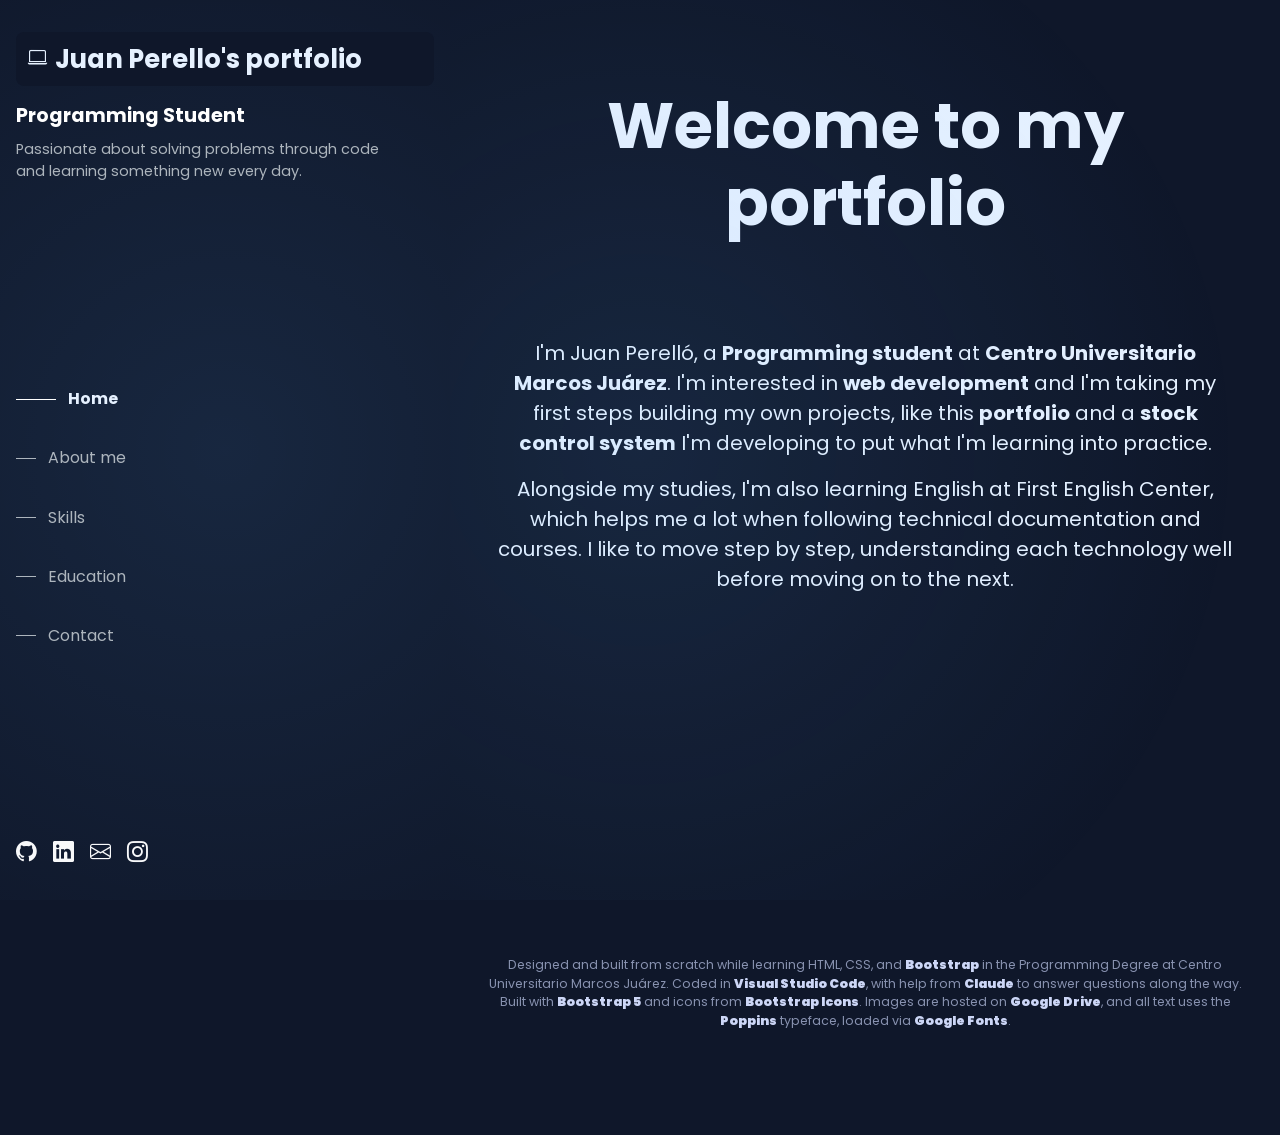
<file: index.html>
<!DOCTYPE html>
<html lang="en">
<head>
    <meta charset="UTF-8">
    <meta name="viewport" content="width=device-width, initial-scale=1.0">
    <title>My Portfolio | Juan Perello</title>
    <link href="https://cdn.jsdelivr.net/npm/bootstrap@5.3.8/dist/css/bootstrap.min.css" rel="stylesheet">
    <link rel="stylesheet" href="https://cdn.jsdelivr.net/npm/bootstrap-icons@1.11.3/font/bootstrap-icons.css">
    <link href="css/style.css" rel="stylesheet">
    <link rel="preconnect" href="https://fonts.googleapis.com">
    <link rel="preconnect" href="https://fonts.gstatic.com" crossorigin>
    <link href="https://fonts.googleapis.com/css2?family=Poppins:wght@300;400;500;600;700&display=swap" rel="stylesheet">
</head>
<body data-bs-spy="scroll" data-bs-target="#menuNav" data-bs-offset="80" tabindex="0">
    <div class="spotlight"></div>
        <input type="checkbox" id="menuToggle" class="menu-toggle-checkbox">
        <label for="menuToggle" class="btn-hamburguesa">
            <i class="bi bi-list"></i>
            </label>

            <!-- Overlay to close the menu when clicking outside -->
        <label for="menuToggle" class="menu-overlay"></label>

        <nav class="navbar-vertical">
        <div>
            <a class="navbar-brand d-flex align-items-center gap-2" href="#inicio">
                <i class="bi bi-laptop icono-flotante"></i>
                Juan Perello's portfolio
            </a>
            <p class="nav-rol">Programming Student</p>
            <p class="nav-desc">Passionate about solving problems through code<br>and learning something new every day.</p>
        </div>

        <ul class="navbar-nav" id="menuNav">
            <li class="nav-item"><a class="nav-link text-nowrap active" href="index.html"><span class="nav-linea"></span>Home</a></li>
            <li class="nav-item"><a class="nav-link text-nowrap" href="page/SobreMi.html"><span class="nav-linea"></span>About me</a></li>
            <li class="nav-item"><a class="nav-link text-nowrap" href="page/Habilidades.html"><span class="nav-linea"></span>Skills</a></li>
            <li class="nav-item"><a class="nav-link text-nowrap" href="page/Educacion.html"><span class="nav-linea"></span>Education</a></li>
            <li class="nav-item"><a class="nav-link text-nowrap" href="page/Contacto.html"><span class="nav-linea"></span>Contact</a></li>
        </ul>

        <div class="nav-redes">
            <a href="https://github.com/pereshow" target="_blank" class="text-light"><i class="bi bi-github"></i></a>
            <a href="https://www.linkedin.com/in/juan-perello-a7905a40a" target="_blank" class="text-light"><i class="bi bi-linkedin"></i></a>
            <a href="mailto:Juanbautistaperello5@gmail.com" class="text-light"><i class="bi bi-envelope"></i></a>
            <a href="https://www.instagram.com/juanperelloo/" target="_blank" class="text-light"><i class="bi bi-instagram"></i></a>
       </div>
    </nav>

    <div class="contenido-derecha">

        <header id="Inicio" class="container-fluid d-flex flex-column  align-items-center">
            <div class="row align-items-center py-4">
                <div class="col-md-12 text-center"> 
                    <h1 class="display-2 fw-bold">Welcome to my portfolio</h1>
                    <p class="fs-5 texto-header">
                    I'm Juan Perelló, a <strong>Programming student</strong> at <strong>Centro Universitario Marcos Juárez</strong>. I'm interested in <strong>web development</strong> and I'm taking my first steps building my own projects, like this <strong>portfolio</strong> and a <strong>stock control system</strong> I'm developing to put what I'm learning into practice.
                    </p>
                    <p class="fs-5 texto-header">
                    Alongside my studies, I'm also learning English at First English Center, which helps me a lot when following technical documentation and courses. I like to move step by step, understanding each technology well before moving on to the next.
                    </p>
                </div>
            </div>
            
        </header>
        
         <footer class="footer-custom text-center py-4">
            <p class="footer-texto">
                Designed and built from scratch while learning HTML, CSS, and <a href="https://getbootstrap.com/" target="_blank">Bootstrap</a> in the Programming Degree at Centro Universitario Marcos Juárez. Coded in <a href="https://code.visualstudio.com/" target="_blank">Visual Studio Code</a>, with help from <a href="https://claude.ai" target="_blank">Claude</a> to answer questions along the way. Built with <a href="https://getbootstrap.com/" target="_blank">Bootstrap 5</a> and icons from <a href="https://icons.getbootstrap.com/" target="_blank">Bootstrap Icons</a>. Images are hosted on <a href="https://drive.google.com/" target="_blank">Google Drive</a>, and all text uses the <a href="https://fonts.google.com/specimen/Poppins" target="_blank">Poppins</a> typeface, loaded via <a href="https://fonts.google.com/" target="_blank">Google Fonts</a>.
            </p>
            <div class="mt-5">
                
            </div>
        </footer>

    </div>

    <script src="https://cdn.jsdelivr.net/npm/bootstrap@5.3.8/dist/js/bootstrap.bundle.min.js"></script>
    <script>
    document.addEventListener('mousemove', (e) => {
    document.documentElement.style.setProperty('--mouse-x', e.clientX + 'px');
    document.documentElement.style.setProperty('--mouse-y', e.clientY + 'px');
    });
    </script>
</body>
</html>
</file>
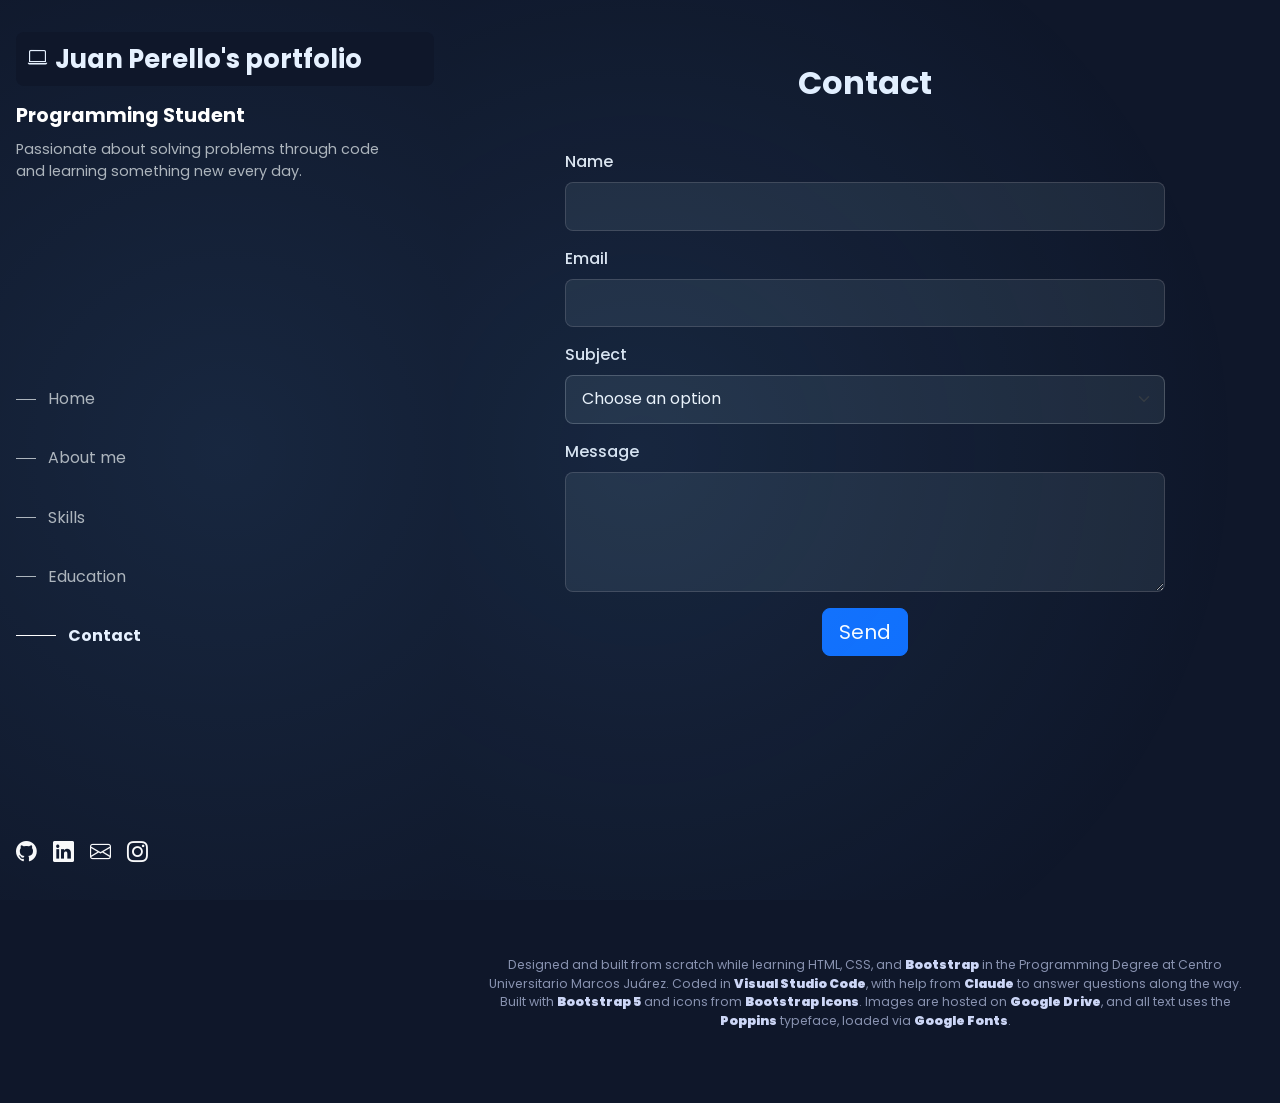
<file: page/Contacto.html>
<!DOCTYPE html>
<html lang="en">
<head>
    <meta charset="UTF-8">
    <meta name="viewport" content="width=device-width, initial-scale=1.0">
    <title>My Portfolio | Juan Perello</title>
    <link href="https://cdn.jsdelivr.net/npm/bootstrap@5.3.8/dist/css/bootstrap.min.css" rel="stylesheet">
    <link rel="stylesheet" href="https://cdn.jsdelivr.net/npm/bootstrap-icons@1.11.3/font/bootstrap-icons.css">
    <link href="../css/style.css" rel="stylesheet">
    <link rel="preconnect" href="https://fonts.googleapis.com">
    <link rel="preconnect" href="https://fonts.gstatic.com" crossorigin>
    <link href="https://fonts.googleapis.com/css2?family=Poppins:wght@300;400;500;600;700&display=swap" rel="stylesheet">
</head>
<body data-bs-spy="scroll" data-bs-target="#menuNav" data-bs-offset="80" tabindex="0">
    <div class="spotlight"></div>
        <input type="checkbox" id="menuToggle" class="menu-toggle-checkbox">
        <label for="menuToggle" class="btn-hamburguesa">
            <i class="bi bi-list"></i>
            </label>

            <!-- Overlay to close the menu when clicking outside -->
        <label for="menuToggle" class="menu-overlay"></label>

        <nav class="navbar-vertical">
        <div>
            <a class="navbar-brand d-flex align-items-center gap-2" href="../index.html">
                <i class="bi bi-laptop icono-flotante"></i>
                Juan Perello's portfolio
            </a>
            <p class="nav-rol">Programming Student</p>
            <p class="nav-desc">Passionate about solving problems through code<br>and learning something new every day.</p>
        </div>

        <ul class="navbar-nav" id="menuNav">
            <li class="nav-item"><a class="nav-link text-nowrap" href="../index.html"><span class="nav-linea"></span>Home</a></li>
            <li class="nav-item"><a class="nav-link text-nowrap" href="SobreMi.html"><span class="nav-linea"></span>About me</a></li>
            <li class="nav-item"><a class="nav-link text-nowrap" href="Habilidades.html"><span class="nav-linea"></span>Skills</a></li>
            <li class="nav-item"><a class="nav-link text-nowrap" href="Educacion.html"><span class="nav-linea"></span>Education</a></li>
            <li class="nav-item"><a class="nav-link text-nowrap active" href="Contacto.html"><span class="nav-linea"></span>Contact</a></li>
        </ul>

        <div class="nav-redes">
            <a href="https://github.com/pereshow" target="_blank" class="text-light"><i class="bi bi-github"></i></a>
            <a href="https://www.linkedin.com/in/juan-perello-a7905a40a" target="_blank" class="text-light"><i class="bi bi-linkedin"></i></a>
            <a href="mailto:Juanbautistaperello5@gmail.com" class="text-light"><i class="bi bi-envelope"></i></a>
            <a href="https://www.instagram.com/juanperelloo/" target="_blank" class="text-light"><i class="bi bi-instagram"></i></a>
        </div>
    </nav>
    <div class="contenido-derecha">
        <section id="Contacto" class="container-fluid d-flex flex-column align-items-center">
                <h2 class="display-3 fw-bold text-center">Contact</h2>
                <form class="w-100" style="max-width: 600px;">
                    <div class="mb-3">
                        <label for="nombre" class="form-label">Name</label>
                        <input type="text" class="form-control" id="nombre">
                    </div>
                    <div class="mb-3">
                        <label for="email" class="form-label">Email</label>
                        <input type="email" class="form-control" id="email">
                    </div>
                    <div class="mb-3">
                        <label for="motivo" class="form-label">Subject</label>
                        <select class="form-select" id="motivo">
                            <option selected>Choose an option</option>
                            <option value="trabajo">Job offer</option>
                            <option value="consulta">General inquiry</option>
                            <option value="otro">Other</option>
                        </select>
                    </div>
                    <div class="mb-3">
                        <label for="mensaje" class="form-label">Message</label>
                        <textarea class="form-control" id="mensaje" rows="4"></textarea>
                    </div>
                    <div class="text-center">
                        <button type="submit" class="btn btn-primary btn-lg">Send</button>
                    </div>
                </form>
        </section>
         <footer class="footer-custom text-center py-4">
            <p class="footer-texto">
                Designed and built from scratch while learning HTML, CSS, and <a href="https://getbootstrap.com/" target="_blank">Bootstrap</a> in the Programming Degree at Centro Universitario Marcos Juárez. Coded in <a href="https://code.visualstudio.com/" target="_blank">Visual Studio Code</a>, with help from <a href="https://claude.ai" target="_blank">Claude</a> to answer questions along the way. Built with <a href="https://getbootstrap.com/" target="_blank">Bootstrap 5</a> and icons from <a href="https://icons.getbootstrap.com/" target="_blank">Bootstrap Icons</a>. Images are hosted on <a href="https://drive.google.com/" target="_blank">Google Drive</a>, and all text uses the <a href="https://fonts.google.com/specimen/Poppins" target="_blank">Poppins</a> typeface, loaded via <a href="https://fonts.google.com/" target="_blank">Google Fonts</a>.
            </p>
            <div class="mt-3">
                
            </div>
        </footer>
    </div>
        <script src="https://cdn.jsdelivr.net/npm/bootstrap@5.3.8/dist/js/bootstrap.bundle.min.js"></script>
        <script>
            document.addEventListener('mousemove', (e) => {
            document.documentElement.style.setProperty('--mouse-x', e.clientX + 'px');
            document.documentElement.style.setProperty('--mouse-y', e.clientY + 'px');
            });
        </script>
</body>
</html>
</file>
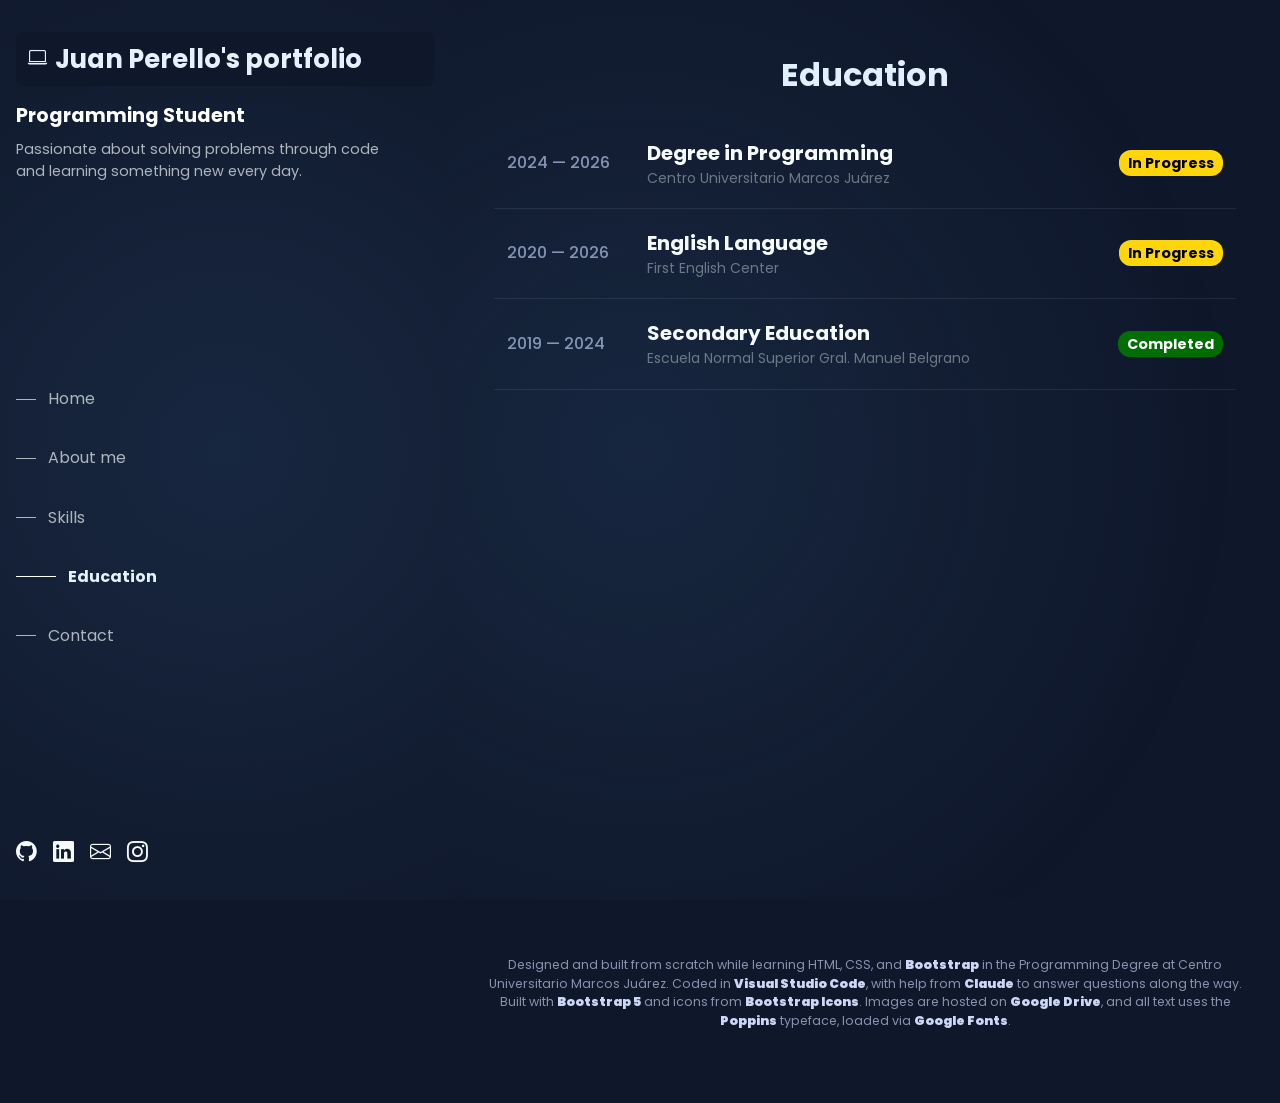
<file: page/Educacion.html>
<!DOCTYPE html>
<html lang="en">
<head>
    <meta charset="UTF-8">
    <meta name="viewport" content="width=device-width, initial-scale=1.0">
    <title>My Portfolio | Juan Perello</title>
    <link href="https://cdn.jsdelivr.net/npm/bootstrap@5.3.8/dist/css/bootstrap.min.css" rel="stylesheet">
    <link rel="stylesheet" href="https://cdn.jsdelivr.net/npm/bootstrap-icons@1.11.3/font/bootstrap-icons.css">
    <link href="../css/style.css" rel="stylesheet">
    <link rel="preconnect" href="https://fonts.googleapis.com">
    <link rel="preconnect" href="https://fonts.gstatic.com" crossorigin>
    <link href="https://fonts.googleapis.com/css2?family=Poppins:wght@300;400;500;600;700&display=swap" rel="stylesheet">
</head>
<body data-bs-spy="scroll" data-bs-target="#menuNav" data-bs-offset="80" tabindex="0">
    <div class="spotlight"></div>
        <input type="checkbox" id="menuToggle" class="menu-toggle-checkbox">
        <label for="menuToggle" class="btn-hamburguesa">
            <i class="bi bi-list"></i>
            </label>

            <!-- Overlay to close the menu when clicking outside -->
        <label for="menuToggle" class="menu-overlay"></label>

        <nav class="navbar-vertical">
        <div>
            <a class="navbar-brand d-flex align-items-center gap-2" href="../index.html">
                <i class="bi bi-laptop icono-flotante"></i>
                Juan Perello's portfolio
            </a>
            <p class="nav-rol">Programming Student</p>
            <p class="nav-desc">Passionate about solving problems through code<br>and learning something new every day.</p>
        </div>

        <ul class="navbar-nav" id="menuNav">
            <li class="nav-item"><a class="nav-link text-nowrap" href="../index.html"><span class="nav-linea"></span>Home</a></li>
            <li class="nav-item"><a class="nav-link text-nowrap" href="SobreMi.html"><span class="nav-linea"></span>About me</a></li>
            <li class="nav-item"><a class="nav-link text-nowrap" href="Habilidades.html"><span class="nav-linea"></span>Skills</a></li>
            <li class="nav-item"><a class="nav-link text-nowrap active" href="Educacion.html"><span class="nav-linea"></span>Education</a></li>
            <li class="nav-item"><a class="nav-link text-nowrap" href="Contacto.html"><span class="nav-linea"></span>Contact</a></li>
        </ul>

        <div class="nav-redes">
            <a href="https://github.com/pereshow" target="_blank" class="text-light"><i class="bi bi-github"></i></a>
            <a href="https://www.linkedin.com/in/juan-perello-a7905a40a" target="_blank" class="text-light"><i class="bi bi-linkedin"></i></a>
            <a href="mailto:Juanbautistaperello5@gmail.com" class="text-light"><i class="bi bi-envelope"></i></a>
            <a href="https://www.instagram.com/juanperelloo/" target="_blank" class="text-light"><i class="bi bi-instagram"></i></a>
        </div>
    </nav>
    <div class="contenido-derecha">
        <section id="Educacion" class="container-fluid d-flex flex-column align-items-center py-4">
            <h2 class="display-3 fw-bold text-center mb-4">Education</h2>
            
            <div class="table-responsive w-100" style="max-width: 850px;">
                <table class="table align-middle tabla-custom">
                    <tbody>
                        <tr>
                            <td class="col-fecha">2024 — 2026</td>
                            <td>
                                <div class="fw-bold fs-5 text-white">Degree in Programming</div>
                                <div class="text-secondary small">Centro Universitario Marcos Juárez</div>
                            </td>
                            <td class="text-end">
                                <span class="estado estado-curso">In Progress</span>
                            </td>
                        </tr>
                        <tr>
                            <td class="col-fecha">2020 — 2026</td>
                            <td>
                                <div class="fw-bold fs-5 text-white">English Language</div>
                                <div class="text-secondary small">First English Center</div>
                            </td>
                            <td class="text-end">
                                <span class="estado estado-curso">In Progress</span>
                            </td>
                        </tr>
                        <tr>
                            <td class="col-fecha">2019 — 2024</td>
                            <td>
                                <div class="fw-bold fs-5 text-white">Secondary Education</div>
                                <div class="text-secondary small">Escuela Normal Superior Gral. Manuel Belgrano</div>
                            </td>
                            <td class="text-end">
                                <span class="estado estado-finalizado">Completed</span>
                            </td>
                        </tr>
                    </tbody>
                </table>
            </div>
        </section>
         <footer class="footer-custom text-center py-4">
            <p class="footer-texto">
                Designed and built from scratch while learning HTML, CSS, and <a href="https://getbootstrap.com/" target="_blank">Bootstrap</a> in the Programming Degree at Centro Universitario Marcos Juárez. Coded in <a href="https://code.visualstudio.com/" target="_blank">Visual Studio Code</a>, with help from <a href="https://claude.ai" target="_blank">Claude</a> to answer questions along the way. Built with <a href="https://getbootstrap.com/" target="_blank">Bootstrap 5</a> and icons from <a href="https://icons.getbootstrap.com/" target="_blank">Bootstrap Icons</a>. Images are hosted on <a href="https://drive.google.com/" target="_blank">Google Drive</a>, and all text uses the <a href="https://fonts.google.com/specimen/Poppins" target="_blank">Poppins</a> typeface, loaded via <a href="https://fonts.google.com/" target="_blank">Google Fonts</a>.
            </p>
            <div class="mt-3">
                
            </div>
        </footer>
    </div>
    <script src="https://cdn.jsdelivr.net/npm/bootstrap@5.3.8/dist/js/bootstrap.bundle.min.js"></script>
    <script>
    document.addEventListener('mousemove', (e) => {
    document.documentElement.style.setProperty('--mouse-x', e.clientX + 'px');
    document.documentElement.style.setProperty('--mouse-y', e.clientY + 'px');
    });
    </script>
</body>
</html>
</file>
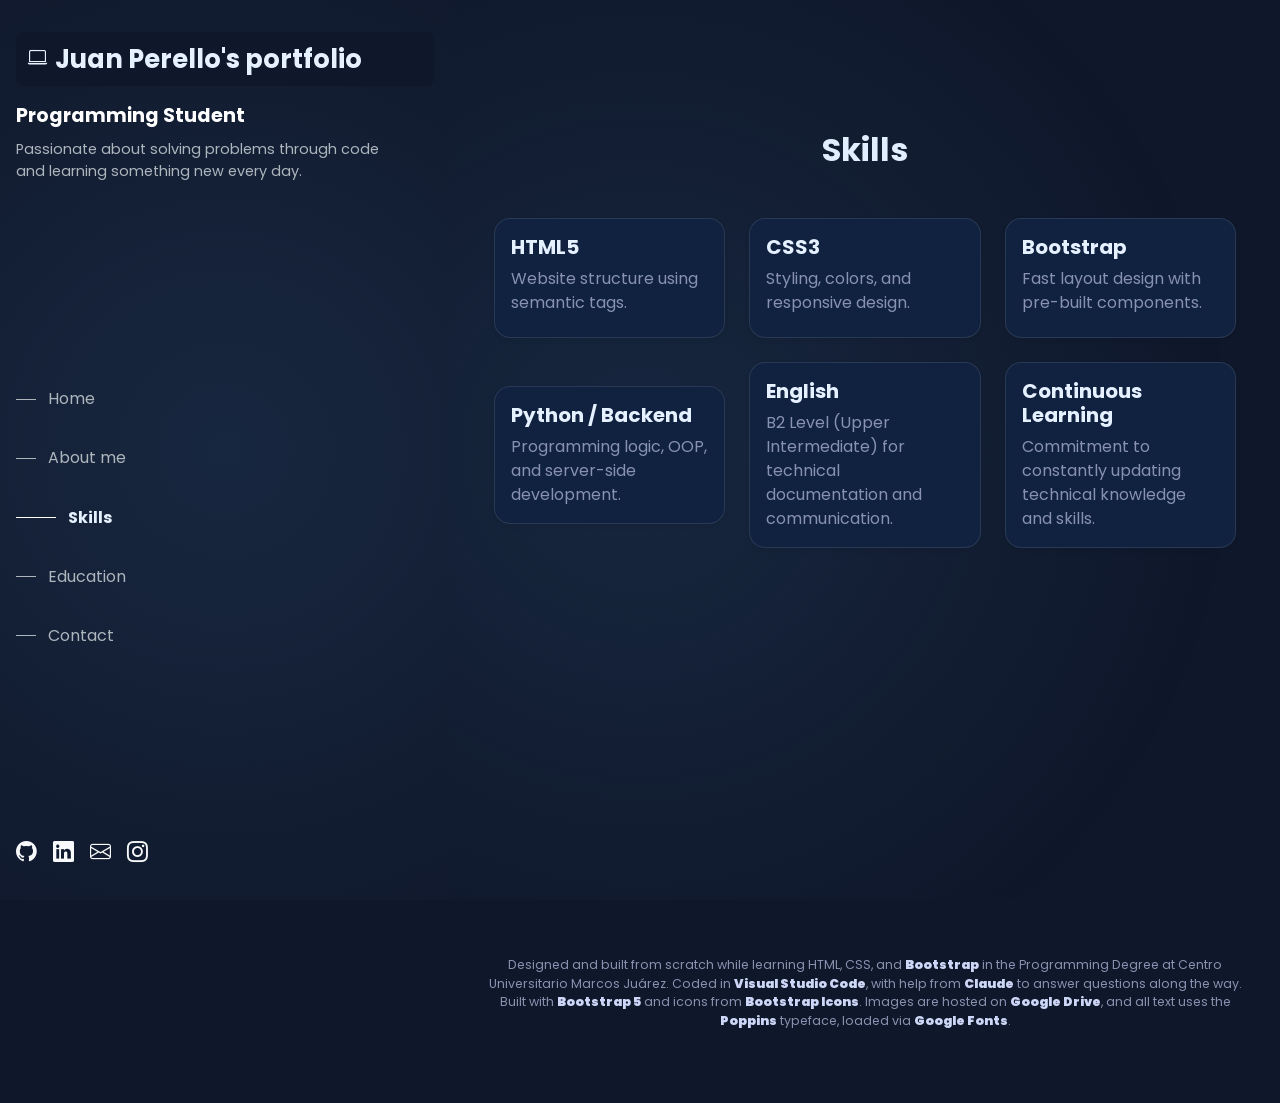
<file: page/Habilidades.html>
<!DOCTYPE html>
<html lang="en">
<head>
    <meta charset="UTF-8">
    <meta name="viewport" content="width=device-width, initial-scale=1.0">
    <title>My Portfolio | Juan Perello</title>
    <link href="https://cdn.jsdelivr.net/npm/bootstrap@5.3.8/dist/css/bootstrap.min.css" rel="stylesheet">
    <link rel="stylesheet" href="https://cdn.jsdelivr.net/npm/bootstrap-icons@1.11.3/font/bootstrap-icons.css">
    <link href="../css/style.css" rel="stylesheet">
    <link rel="preconnect" href="https://fonts.googleapis.com">
    <link rel="preconnect" href="https://fonts.gstatic.com" crossorigin>
    <link href="https://fonts.googleapis.com/css2?family=Poppins:wght@300;400;500;600;700&display=swap" rel="stylesheet">
</head>
<body data-bs-spy="scroll" data-bs-target="#menuNav" data-bs-offset="80" tabindex="0">
    <div class="spotlight"></div>
        <input type="checkbox" id="menuToggle" class="menu-toggle-checkbox">
        <label for="menuToggle" class="btn-hamburguesa">
            <i class="bi bi-list"></i>
            </label>

            <!-- Overlay to close the menu when clicking outside -->
        <label for="menuToggle" class="menu-overlay"></label>

        <nav class="navbar-vertical">
        <div>
            <a class="navbar-brand d-flex align-items-center gap-2" href="../index.html">
                <i class="bi bi-laptop icono-flotante"></i>
                Juan Perello's portfolio
            </a>
            <p class="nav-rol">Programming Student</p>
            <p class="nav-desc">Passionate about solving problems through code<br>and learning something new every day.</p>
        </div>

        <ul class="navbar-nav" id="menuNav">
            <li class="nav-item"><a class="nav-link text-nowrap" href="../index.html"><span class="nav-linea"></span>Home</a></li>
            <li class="nav-item"><a class="nav-link text-nowrap" href="SobreMi.html"><span class="nav-linea"></span>About me</a></li>
            <li class="nav-item"><a class="nav-link text-nowrap active" href="Habilidades.html"><span class="nav-linea"></span>Skills</a></li>
            <li class="nav-item"><a class="nav-link text-nowrap" href="Educacion.html"><span class="nav-linea"></span>Education</a></li>
            <li class="nav-item"><a class="nav-link text-nowrap" href="Contacto.html"><span class="nav-linea"></span>Contact</a></li>
        </ul>

        <div class="nav-redes">
            <a href="https://github.com/pereshow" target="_blank" class="text-light"><i class="bi bi-github"></i></a>
            <a href="https://www.linkedin.com/in/juan-perello-a7905a40a" target="_blank" class="text-light"><i class="bi bi-linkedin"></i></a>
            <a href="mailto:Juanbautistaperello5@gmail.com" class="text-light"><i class="bi bi-envelope"></i></a>
            <a href="https://www.instagram.com/juanperelloo/" target="_blank" class="text-light"><i class="bi bi-instagram"></i></a>
        </div>
    </nav>
        <div class="contenido-derecha">
        <section id="Habilidades" class="container-fluid d-flex flex-column">
            <h2 class="display-3 fw-bold text-center">Skills</h2>
            
            <!-- FIRST ROW -->
            <div class="row align-items-center mb-4">
                
                <div class="col-md-4 mb-4 mb-md-0">
                    <div class="card shadow-sm rounded-4" style="min-height: 120px;">
                        <div class="card-body">
                            <h5 class="card-title fw-bold">HTML5</h5>
                            <p class="card-text">Website structure using semantic tags.</p>
                        </div>
                    </div>
                </div>

                <div class="col-md-4 mb-4 mb-md-0">
                    <div class="card shadow-sm rounded-4" style="min-height: 120px;">
                        <div class="card-body">
                            <h5 class="card-title fw-bold">CSS3</h5>
                            <p class="card-text">Styling, colors, and responsive design.</p>
                        </div>
                    </div>
                </div>

                <div class="col-md-4">
                    <div class="card shadow-sm rounded-4" style="min-height: 120px;">
                        <div class="card-body">
                            <h5 class="card-title fw-bold">Bootstrap</h5>
                            <p class="card-text">Fast layout design with pre-built components.</p>
                        </div>
                    </div>
                </div>

            </div>


            <!-- SECOND ROW -->
            <div class="row align-items-center justify-content-center">
                
                <div class="col-md-4 mb-4 mb-md-0">
                    <div class="card shadow-sm rounded-4" style="min-height: 120px;">
                        <div class="card-body">
                            <h5 class="card-title fw-bold">Python / Backend</h5>
                            <p class="card-text">Programming logic, OOP, and server-side development.</p>
                        </div>
                    </div>
                </div>

                <div class="col-md-4">
                    <div class="card shadow-sm rounded-4" style="min-height: 120px;">
                        <div class="card-body">
                            <h5 class="card-title fw-bold">English</h5>
                            <p class="card-text">B2 Level (Upper Intermediate) for technical documentation and communication.</p>
                        </div>
                    </div>
                </div>
                <div class="col-md-4">
                    <div class="card shadow-sm rounded-4" style="min-height: 120px;">
                        <div class="card-body">
                            <h5 class="card-title fw-bold">Continuous Learning</h5>
                            <p class="card-text">Commitment to constantly updating technical knowledge and skills.</p>
                        </div>
                    </div>
                </div>

            </div>

        </section>


             <footer class="footer-custom text-center py-4">
            <p class="footer-texto">
                Designed and built from scratch while learning HTML, CSS, and <a href="https://getbootstrap.com/" target="_blank">Bootstrap</a> in the Programming Degree at Centro Universitario Marcos Juárez. Coded in <a href="https://code.visualstudio.com/" target="_blank">Visual Studio Code</a>, with help from <a href="https://claude.ai" target="_blank">Claude</a> to answer questions along the way. Built with <a href="https://getbootstrap.com/" target="_blank">Bootstrap 5</a> and icons from <a href="https://icons.getbootstrap.com/" target="_blank">Bootstrap Icons</a>. Images are hosted on <a href="https://drive.google.com/" target="_blank">Google Drive</a>, and all text uses the <a href="https://fonts.google.com/specimen/Poppins" target="_blank">Poppins</a> typeface, loaded via <a href="https://fonts.google.com/" target="_blank">Google Fonts</a>.
            </p>
            <div class="mt-3">
                
            </div>
            </footer>
    </div>
            <script src="https://cdn.jsdelivr.net/npm/bootstrap@5.3.8/dist/js/bootstrap.bundle.min.js"></script>
            <script>
            document.addEventListener('mousemove', (e) => {
            document.documentElement.style.setProperty('--mouse-x', e.clientX + 'px');
            document.documentElement.style.setProperty('--mouse-y', e.clientY + 'px');
            });
            </script>
</body>
</html>
</file>
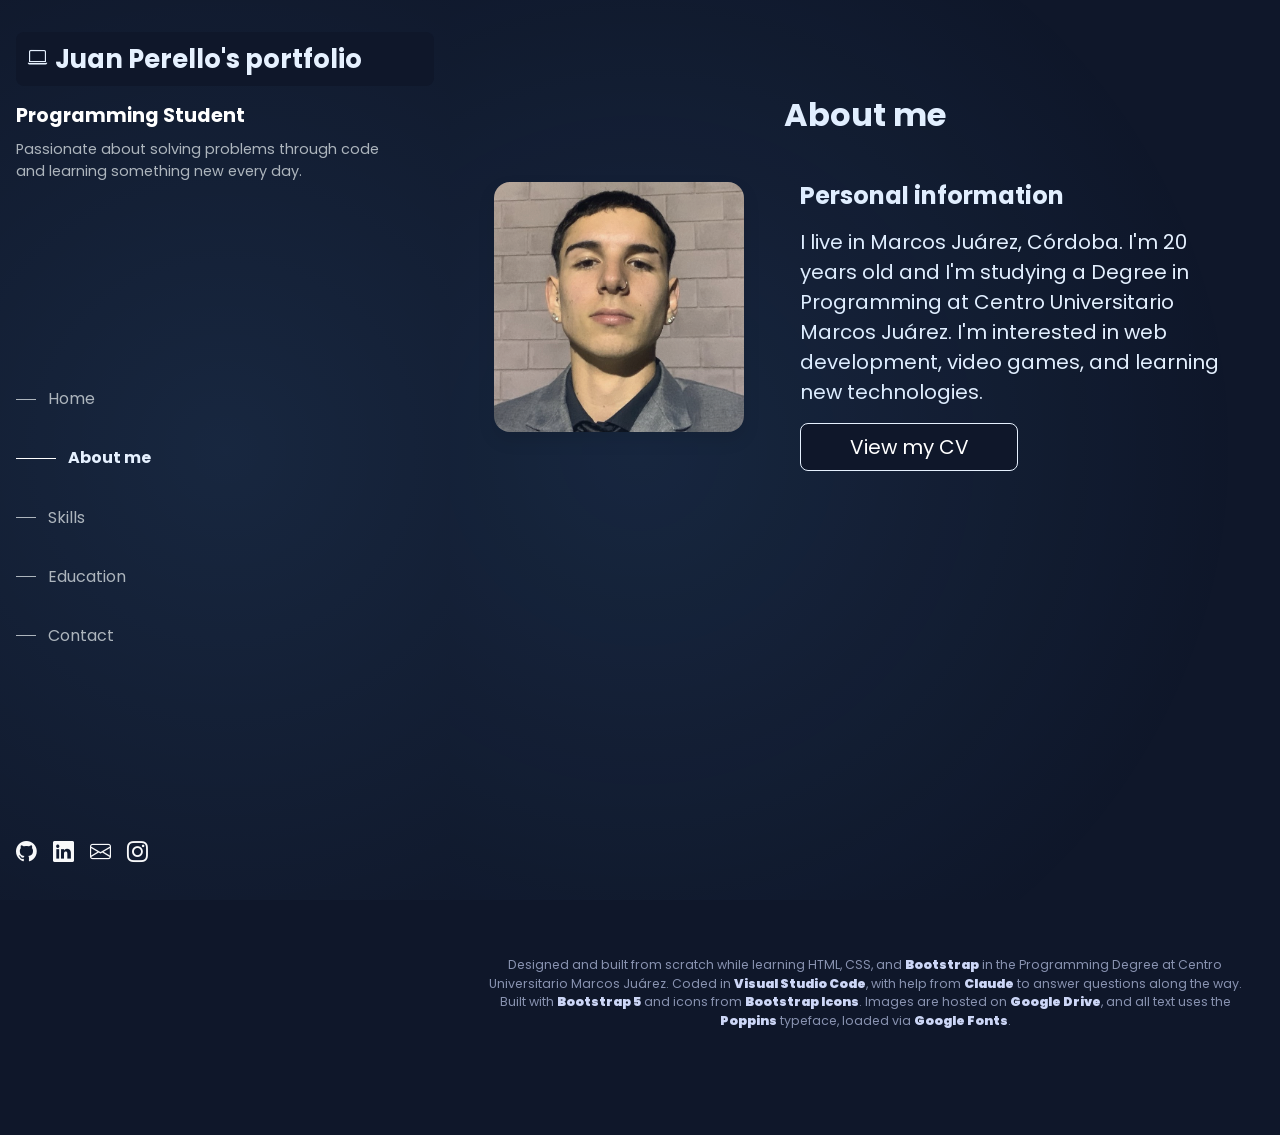
<file: page/SobreMi.html>
<!DOCTYPE html>
<html lang="en">
<head>
    <meta charset="UTF-8">
    <meta name="viewport" content="width=device-width, initial-scale=1.0">
    <title>My Portfolio | Juan Perello</title>
    <link href="https://cdn.jsdelivr.net/npm/bootstrap@5.3.8/dist/css/bootstrap.min.css" rel="stylesheet">
    <link rel="stylesheet" href="https://cdn.jsdelivr.net/npm/bootstrap-icons@1.11.3/font/bootstrap-icons.css">
    <link href="../css/style.css" rel="stylesheet">
    <link rel="preconnect" href="https://fonts.googleapis.com">
    <link rel="preconnect" href="https://fonts.gstatic.com" crossorigin>
    <link href="https://fonts.googleapis.com/css2?family=Poppins:wght@300;400;500;600;700&display=swap" rel="stylesheet">
</head>
<body data-bs-spy="scroll" data-bs-target="#menuNav" data-bs-offset="80" tabindex="0">
    <div class="spotlight"></div>
        <input type="checkbox" id="menuToggle" class="menu-toggle-checkbox">
        <label for="menuToggle" class="btn-hamburguesa">
            <i class="bi bi-list"></i>
            </label>

            <!-- Overlay to close the menu when clicking outside -->
        <label for="menuToggle" class="menu-overlay"></label>

        <nav class="navbar-vertical">
        <div>
            <a class="navbar-brand d-flex align-items-center gap-2" href="../index.html">
                <i class="bi bi-laptop icono-flotante"></i>
                Juan Perello's portfolio
            </a>
            <p class="nav-rol">Programming Student</p>
            <p class="nav-desc">Passionate about solving problems through code<br>and learning something new every day.</p>
        </div>

        <ul class="navbar-nav" id="menuNav">
            <li class="nav-item"><a class="nav-link text-nowrap" href="../index.html"><span class="nav-linea"></span>Home</a></li>
            <li class="nav-item"><a class="nav-link text-nowrap active" href="SobreMi.html"><span class="nav-linea"></span>About me</a></li>
            <li class="nav-item"><a class="nav-link text-nowrap" href="Habilidades.html"><span class="nav-linea"></span>Skills</a></li>
            <li class="nav-item"><a class="nav-link text-nowrap" href="Educacion.html"><span class="nav-linea"></span>Education</a></li>
            <li class="nav-item"><a class="nav-link text-nowrap" href="Contacto.html"><span class="nav-linea"></span>Contact</a></li>
        </ul>

        <div class="nav-redes">
            <a href="https://github.com/pereshow" target="_blank" class="text-light"><i class="bi bi-github"></i></a>
            <a href="https://www.linkedin.com/in/juan-perello-a7905a40a" target="_blank" class="text-light"><i class="bi bi-linkedin"></i></a>
            <a href="mailto:Juanbautistaperello5@gmail.com" class="text-light"><i class="bi bi-envelope"></i></a>
            <a href="https://www.instagram.com/juanperelloo/" target="_blank" class="text-light"><i class="bi bi-instagram"></i></a>
        </div>
    </nav>
    <div class="contenido-derecha">
        <section id="Sobre-mi" class="container-fluid d-flex flex-column align-items-center">
            <h2 class="display-3 fw-bold ">About me</h2>
            <!-- Previously: row + col-md-3/col-md-9 (depended on md breakpoint).
                 Now: pure flexbox, so width doesn't depend on breakpoints -->
            <div class="d-flex flex-row align-items-start gap-4 w-100">
                <div class="text-center col-foto flex-shrink-0"> <!-- flex-shrink-0: photo doesn't shrink, keeps its 250px -->
                    <img src="FotoCV.jpeg" class="rounded-4 shadow" style="width: 250px; height: 250px; object-fit: cover;" alt="Juan's photo">
                </div>
            <div class="flex-grow-1"> <!-- flex-grow-1: takes up remaining width to the right edge -->
                <h5 class="fs-4 mb-3 fw-bold">Personal information</h5>
                <p class="fs-5 texto-header">I live in Marcos Juárez, Córdoba. I'm 20 years old and I'm studying a Degree in Programming at Centro Universitario Marcos Juárez. I'm interested in web development, video games, and learning new technologies.</p>
                <div class="text-center text-md-start">
                    <a href="https://drive.google.com/file/d/1xvtSNhoGF1Appxyj1OJul7zdPyuJtxdv/view?usp=sharing" target="_blank" class="btn btn-primary btn-lg w-50 btn-holografico">View my CV</a>
                </div>
                </div>
            </div>
        </section>
         <footer class="footer-custom text-center py-4">
            <p class="footer-texto">
                Designed and built from scratch while learning HTML, CSS, and <a href="https://getbootstrap.com/" target="_blank">Bootstrap</a> in the Programming Degree at Centro Universitario Marcos Juárez. Coded in <a href="https://code.visualstudio.com/" target="_blank">Visual Studio Code</a>, with help from <a href="https://claude.ai" target="_blank">Claude</a> to answer questions along the way. Built with <a href="https://getbootstrap.com/" target="_blank">Bootstrap 5</a> and icons from <a href="https://icons.getbootstrap.com/" target="_blank">Bootstrap Icons</a>. Images are hosted on <a href="https://drive.google.com/" target="_blank">Google Drive</a>, and all text uses the <a href="https://fonts.google.com/specimen/Poppins" target="_blank">Poppins</a> typeface, loaded via <a href="https://fonts.google.com/" target="_blank">Google Fonts</a>.
            </p>
            <div class="mt-5">
                
            </div>
        </footer>
    </div>
        <script src="https://cdn.jsdelivr.net/npm/bootstrap@5.3.8/dist/js/bootstrap.bundle.min.js"></script>
    <script>
    document.addEventListener('mousemove', (e) => {
    document.documentElement.style.setProperty('--mouse-x', e.clientX + 'px');
    document.documentElement.style.setProperty('--mouse-y', e.clientY + 'px');
    });
    </script>
</body>
</html>
</file>
<file: css/style.css>
:root {
  --color-principal: #0f172a;   /* antes era el azul oscuro del nav; ahora es el acento claro */
  --color-secundario: #e6f1ff;  /* texto secundario, gris azulado */
  --color-texto: #e6f1ff;       /* NUEVA variable: texto principal, blanco azulado */
  --color-nav: #112240;         /* NUEVA variable: fondo del nav, un poco más claro que el body */
}
html, body {
  overflow-x: hidden; /* Evita que aparezca scroll horizontal o pedazos asomados */
}

section {
    scroll-margin-top: 80px;
}

.nav-link.active {
  color: var(--color-texto) !important;
}

body {
  background-color: var(--color-principal);
  color: var(--color-texto);
  font-family: 'Poppins', sans-serif;
}
.texto-header {
  font-size: 0.5rem;
  color: var(--color-texto);
}

h1 {
  color: var(--color-texto);
}

h2 {
  color: var(--color-texto);
}

h5 {
  color: var(--color-texto);
}

.text-secundario {
  color: var(--color-texto);
}

.estado {
  padding: 3px 9px;
  border-radius: 12px;
  font-weight: bold;
  font-size: 0.9rem;
  color: black;
}

.estado-curso {
  background-color: #ffd60a;
}

.estado-finalizado {
  background-color: #016d01;
  color: white;
}

.btn-holografico {
  position: relative;
  overflow: hidden;
  transition: transform 0.3s ease, box-shadow 0.3s ease;
  background-color: var(--color-principal);
  border-color: var(--color-texto);
}

.btn-holografico::before {
  content: '';
  position: absolute;
  top: -50%;
  left: -50%;
  width: 200%;
  height: 200%;
  background: linear-gradient(45deg, 
    rgba(255,255,255,0) 0%, 
    rgba(255,255,255,0.4) 50%, 
    rgba(255,255,255,0) 100%);
  transform: rotate(25deg) translateY(-100%);
  opacity: 0;
  transition: opacity 0.3s ease, transform 0.5s ease;
}

.btn-holografico:hover {
  background-color: var(--color-principal);
  border-color: var(--color-texto);
  transform: scale(1.05);
  box-shadow: 0 0 20px rgba(0, 95, 115, 0.6);
}

.btn-holografico:hover::before {
  opacity: 1;
  transform: rotate(25deg) translateY(0%);
}

.icono-flotante {
  font-size: 1.2rem;
  animation: flotar 2s ease-in-out infinite;
}

@keyframes flotar {
  0%, 100% {
    transform: translateY(0);
  }
  50% {
    transform: translateY(-4px);
  }
}

/* ===== NAV VERTICAL — escritorio ===== */
.navbar-vertical {
  position: fixed;
  top: 0;
  left: 0;
  height: 100vh;
  width: 450px;
  background: radial-gradient(
    1500px circle at var(--mouse-x, 50%) var(--mouse-y, 50%),
    rgba(100, 180, 255, 0.10),
    transparent 40%
  ), var(--color-principal);
  display: flex;
  flex-direction: column;
  justify-content: space-between;
  padding: 2rem 1rem;
  z-index: 999;
  transition: transform 0.3s ease;
}

.navbar-vertical .navbar-nav {
  flex-direction: column;
  gap: 1.2rem;
  margin-top: auto;
  margin-bottom: auto;
}

.contenido-derecha {
  margin-left: 450px;
  padding: 2rem;
  max-width: calc(100% - 450px);
  box-sizing: border-box;
  overflow-x: hidden;
}

.navbar-vertical .nav-link {
  color: #adb5bd;
  display: flex;
  align-items: center;
  gap: 12px;
}

.nav-rol {
  color: white;
  font-weight: bold;
  margin-top: 1rem;
  margin-bottom: 0.5rem;
  font-size: 1.2rem;
}
.nav-desc {
  color: #adb5bd;
  font-size: 0.9rem;
}

.nav-linea {
  display: inline-block;
  width: 20px;
  height: 1px;
  background-color: #adb5bd;
  transition: width 0.3s ease;
}

/* El link activo: negrita fuerte */
.navbar-vertical .nav-link.active {
  color: white;
  font-weight: 700;
}

.navbar-vertical .nav-link.active .nav-linea {
  width: 40px;
  background-color: white;
}

/* Al pasar el mouse (hover) */
.navbar-vertical .nav-link:hover {
  color: white;
  font-weight: 500;
}

.navbar-vertical .nav-link:hover .nav-linea {
  width: 40px;
  background-color: white;
}
.nav-redes {
  display: flex;
  gap: 16px;
  font-size: 1.3rem;
}
.navbar-brand {
  background-color: var(--color-principal);
  padding: 8px 12px;
  border-radius: 8px;
  display: inline-flex;
  font-size: 1.6rem;
  font-weight: 700;
}
.col-foto {
  margin-right: 2rem;
}
.contenido-derecha section,
.contenido-derecha header {
  min-height: 100vh;
  padding-top: 2rem;
}
.contenido-derecha h2 {
  font-size: 2.0rem;
  margin-bottom: 3rem;
}
.contenido-derecha h1 {
  font-size: 4rem;
  margin-bottom: 6rem;
}
.spotlight {
  position: fixed;
  top: 0;
  left: 0;
  width: 100%;
  height: 100%;
  pointer-events: none;
  z-index: 0;
  background: radial-gradient(
    1500px circle at var(--mouse-x, 50%) var(--mouse-y, 50%),
    rgba(100, 180, 255, 0.10),
    transparent 40%
  );
}
#Educacion {
  padding-top: 6.6rem;
}

.educacion-lista {
  max-width: 700px;
  display: flex;
  flex-direction: column;
  gap: 1.2rem;
}

.educacion-item {
  display: grid;
  grid-template-columns: 140px 1fr;
  gap: 1rem;
  padding: 1.5rem;
  border-radius: 8px;
  transition: background-color 0.3s ease;
}

.educacion-fecha {
  color: #8892b0;
  font-size: 0.85rem;
  letter-spacing: 0.05em;
}

.educacion-titulo {
  color: var(--color-texto);
  font-size: 1.1rem;
  font-weight: 700;
  margin-bottom: 0.75rem;
}

.educacion-tags {
  display: flex;
  gap: 8px;
  flex-wrap: wrap;
}

.educacion-item:hover {
  background-color: rgba(255, 255, 255, 0.03);
}
#Habilidades {
  justify-content: flex-start;
  padding-top: 6.2rem;
}
.footer-custom {
  color: #8892b0;
  font-size: 0.78rem;
}

.footer-texto {
  max-width: 1000px;
  margin-left: auto;
  margin-right: auto;
}

.footer-texto a {
  color: #ccd6f6;
  font-weight: 1000;
  text-decoration: none;
  transition: text-shadow 0.3s ease, color 0.3s ease;
}

.footer-texto a:hover {
  color: var(--color-texto);
  text-shadow: 0 0 8px rgba(100, 180, 255, 0.6);
}
/* Estilos modernos para los inputs del formulario */
#Contacto .form-control,
#Contacto .form-select {
  background-color: #1e293b;
  border: 1px solid rgba(255, 255, 255, 0.2);
  color: #f8fafc;
  border-radius: 8px;
  padding: 0.70rem 1rem;
}

#Contacto .form-select option {
  background-color: #1e293b;
  color: #f8fafc;
}

#Contacto .form-control:focus,
#Contacto .form-select:focus {
  background-color: #1e293b;
  border-color: #5eead4;
  color: #f8fafc;
  box-shadow: 0 0 0 0.25rem rgba(94, 234, 212, 0.1);
}

#Contacto .form-label {
  color: #e2e8f0;
  font-weight: 500;
  margin-bottom: 0.5rem;
}
.justify-content-center {
  justify-content: center !important;
}
#Sobre-mi {
  justify-content: flex-start;
  padding-top: 4rem;
}
.contenido-derecha .card {
  background-color: #112240;
  border: 1px solid rgba(255, 255, 255, 0.1);
  transition: background-color 0.3s ease, transform 0.3s ease;
}

.contenido-derecha .card:hover {
  background-color: rgba(255, 255, 255, 0.03);
  transform: translateY(-4px);
}

.contenido-derecha .card-title {
  color: var(--color-texto);
}

.contenido-derecha .card-text {
  color: #8892b0;
}
/* Estilos para la tabla transparente */
.tabla-custom {
    --bs-table-bg: transparent;
    --bs-table-color: #8892b0;
}

.tabla-custom td {
    padding: 1.2rem 0.8rem;
    border-bottom: 1px solid rgba(255, 255, 255, 0.08);
}

.col-fecha {
    white-space: nowrap;
    color: #8892b0;
    font-weight: 500;
    width: 140px;
}

/* ===== MENÚ RESPONSIVE (checkbox trick, sin JS) ===== */
.menu-toggle-checkbox {
  display: none;
}

.btn-hamburguesa {
  display: none;
  position: fixed;
  top: 1rem;
  right: 1rem;
  z-index: 1000;
  background-color: var(--color-nav);
  border: 1px solid rgba(255, 255, 255, 0.15);
  color: white;
  font-size: 1.5rem;
  width: 48px;
  height: 48px;
  border-radius: 8px;
  cursor: pointer;
  align-items: center;
  justify-content: center;
}

.menu-overlay {
  display: none;
  position: fixed;
  top: 0;
  left: 0;
  width: 100vw;
  height: 100vh;
  background-color: rgba(0, 0, 0, 0.5);
  z-index: 998;
}

.menu-toggle-checkbox:checked ~ .menu-overlay {
  display: block;
}

/* ===== RESPONSIVE: pantallas de 992px o menos (tablets y celus) ===== */
@media (max-width: 992px) {

  .btn-hamburguesa {
    display: flex;
  }

  .navbar-vertical {
    width: 280px;
    transform: translateX(-100%);
    box-shadow: 4px 0 15px rgba(0, 0, 0, 0.3);
    padding-left: 0.8rem;
    padding-right: 0.8rem;
  }

  .menu-toggle-checkbox:checked ~ .navbar-vertical {
    transform: translateX(0);
  }

  .contenido-derecha {
    margin-left: 0;
    max-width: 100%;
    padding: 1.5rem;
    padding-top: 5rem;
  }

  .d-flex.flex-row.align-items-start.gap-4 {
    flex-direction: column !important;
    align-items: center !important;
  }

  .contenido-derecha h1 {
    font-size: 2.2rem;
  }

  .navbar-brand {
    font-size: 0.95rem;
    white-space: nowrap;
  }
}
</file>
